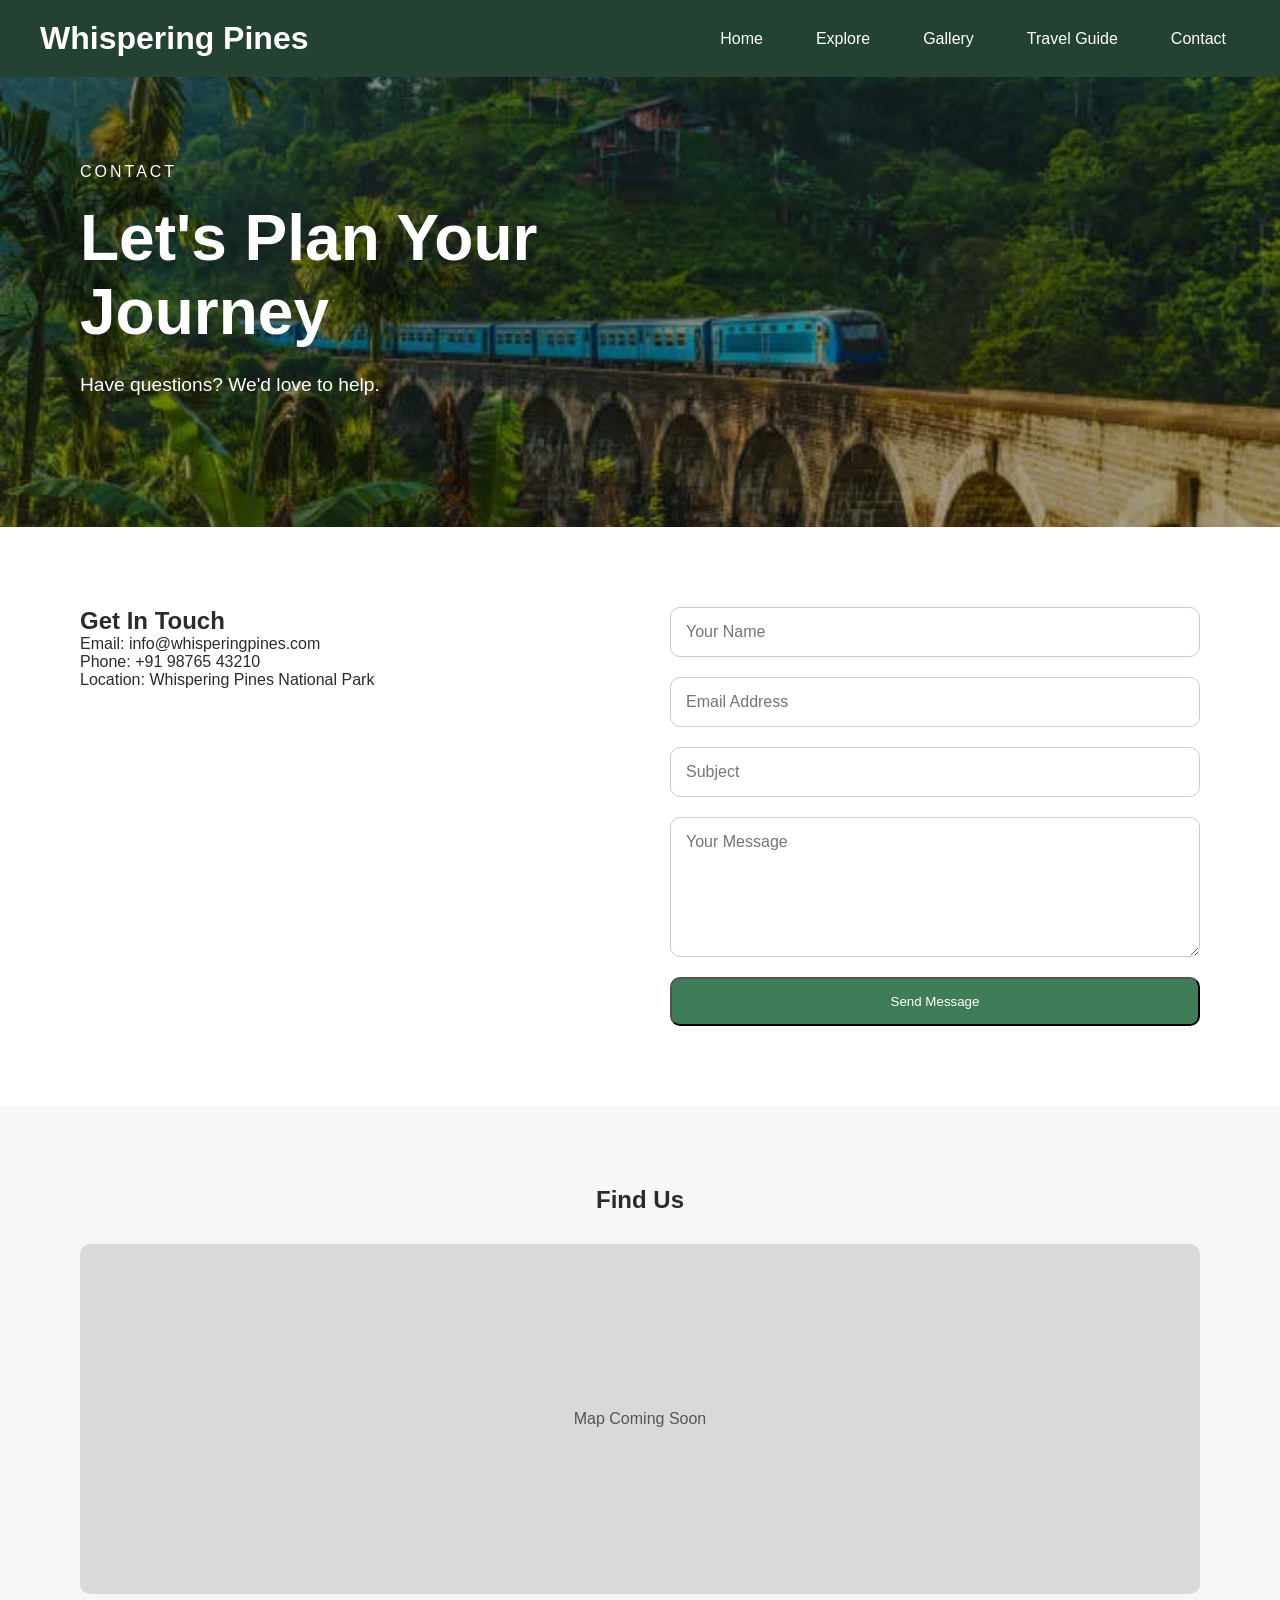
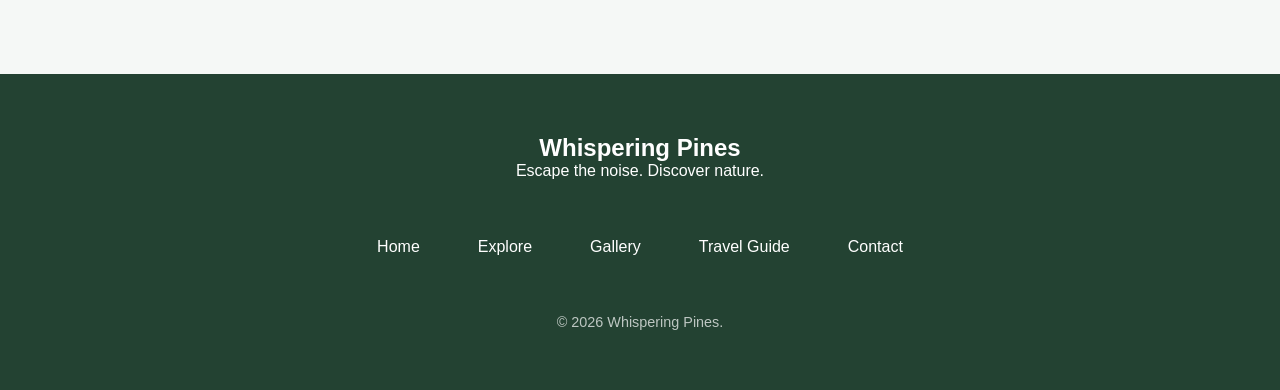
<file: contact.html>
<!doctype html>
<html lang="en">
    <head>
        <meta charset="UTF-8" />

        <meta name="viewport" content="width=device-width, initial-scale=1.0" />

        <title>Contact | Whispering Pines</title>

        <link rel="stylesheet" href="css/style.css" />
    </head>

    <body>
        <header>
            <nav>
                <h1>Whispering Pines</h1>

                <ul>
                    <li><a href="index.html">Home</a></li>

                    <li><a href="explore.html">Explore</a></li>

                    <li><a href="gallery.html">Gallery</a></li>

                    <li><a href="travel-guide.html">Travel Guide</a></li>

                    <li><a href="contact.html">Contact</a></li>
                </ul>
            </nav>
        </header>

        <main>
            <section class="hero contact-hero">
                <div class="hero-content">
                    <p class="hero-tag">Contact</p>

                    <h2>Let's Plan Your Journey</h2>

                    <p class="hero-text">Have questions? We'd love to help.</p>
                </div>
            </section>

            <section class="contact-section">
                <div class="contact-info">
                    <h2>Get In Touch</h2>

                    <p>Email: info@whisperingpines.com</p>

                    <p>Phone: +91 98765 43210</p>

                    <p>Location: Whispering Pines National Park</p>
                </div>

                <form class="contact-form">
                    <input type="text" placeholder="Your Name" />

                    <input type="email" placeholder="Email Address" />

                    <input type="text" placeholder="Subject" />

                    <textarea placeholder="Your Message" rows="6"></textarea>

                    <button class="btn">Send Message</button>
                </form>
            </section>

            <section class="map-placeholder">
                <h2>Find Us</h2>

                <div class="map-box">Map Coming Soon</div>
            </section>
        </main>

        <footer>
            <h2>Whispering Pines</h2>

            <p>Escape the noise. Discover nature.</p>

            <nav class="footer-nav">
                <a href="index.html">Home</a>

                <a href="explore.html">Explore</a>

                <a href="gallery.html">Gallery</a>

                <a href="travel-guide.html">Travel Guide</a>

                <a href="contact.html">Contact</a>
            </nav>

            <p class="copyright">© 2026 Whispering Pines.</p>
        </footer>
    </body>
</html>
</file>
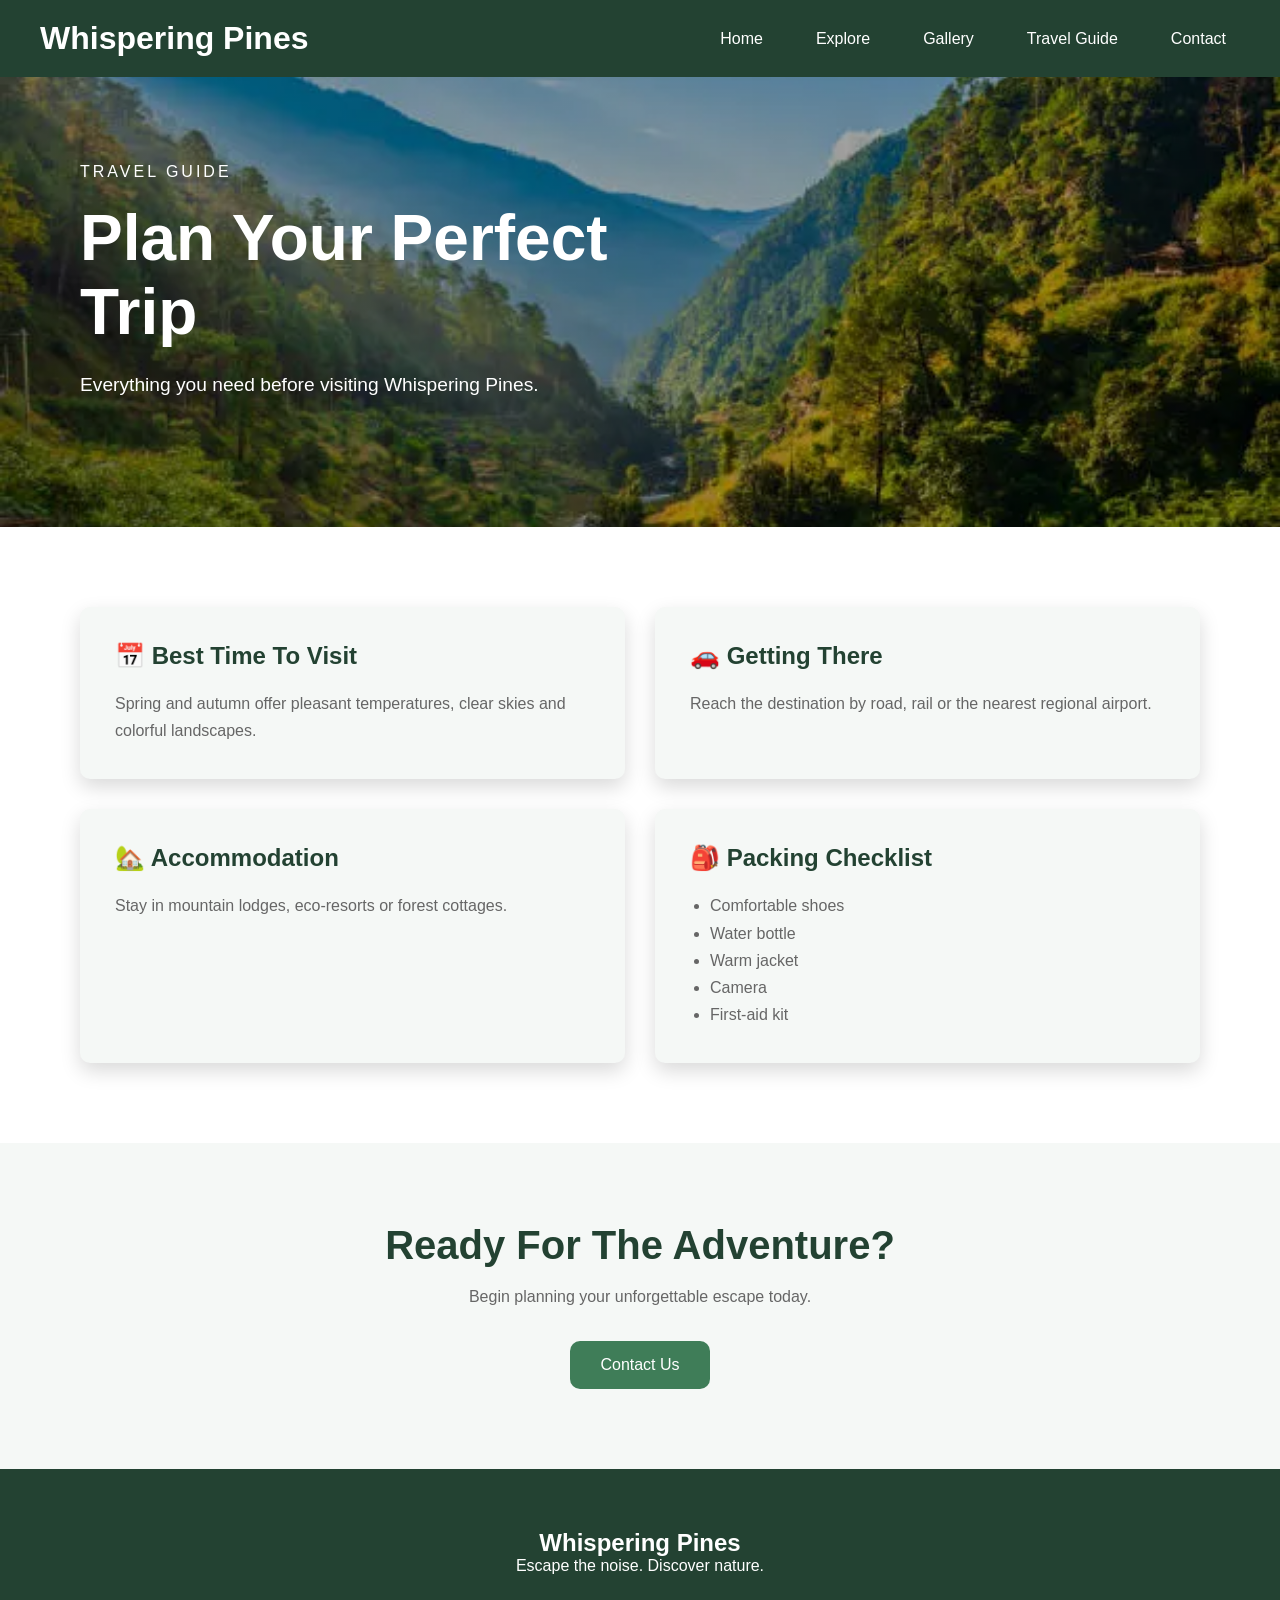
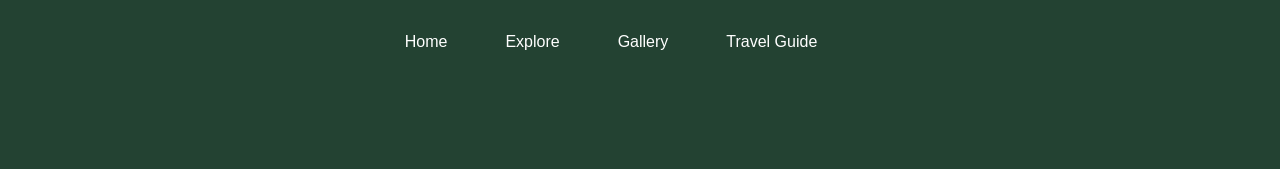
<file: travel-guide.html>
<!doctype html>
<html lang="en">
    <head>
        <meta charset="UTF-8" />

        <meta name="viewport" content="width=device-width, initial-scale=1.0" />

        <title>Travel Guide | Whispering Pines</title>

        <link rel="stylesheet" href="css/style.css" />
    </head>

    <body>
        <header>
            <nav>
                <h1>Whispering Pines</h1>

                <ul>
                    <li><a href="index.html">Home</a></li>

                    <li><a href="explore.html">Explore</a></li>

                    <li><a href="gallery.html">Gallery</a></li>

                    <li><a href="travel-guide.html">Travel Guide</a></li>

                    <li><a href="contact.html">Contact</a></li>
                </ul>
            </nav>
        </header>

        <main>
            <section class="hero travel-hero">
                <div class="hero-content">
                    <p class="hero-tag">Travel Guide</p>

                    <h2>Plan Your Perfect Trip</h2>

                    <p class="hero-text">
                        Everything you need before visiting Whispering Pines.
                    </p>
                </div>
            </section>

            <section class="guide-grid">
                <article class="guide-card">
                    <h2>📅 Best Time To Visit</h2>

                    <p>
                        Spring and autumn offer pleasant temperatures, clear
                        skies and colorful landscapes.
                    </p>
                </article>

                <article class="guide-card">
                    <h2>🚗 Getting There</h2>

                    <p>
                        Reach the destination by road, rail or the nearest
                        regional airport.
                    </p>
                </article>

                <article class="guide-card">
                    <h2>🏡 Accommodation</h2>

                    <p>
                        Stay in mountain lodges, eco-resorts or forest cottages.
                    </p>
                </article>

                <article class="guide-card">
                    <h2>🎒 Packing Checklist</h2>

                    <ul>
                        <li>Comfortable shoes</li>

                        <li>Water bottle</li>

                        <li>Warm jacket</li>

                        <li>Camera</li>

                        <li>First-aid kit</li>
                    </ul>
                </article>
            </section>

            <section class="gallery-cta">
                <h2>Ready For The Adventure?</h2>

                <p>Begin planning your unforgettable escape today.</p>

                <a href="contact.html" class="btn"> Contact Us </a>
            </section>
        </main>

        <footer>
            <h2>Whispering Pines</h2>

            <p>Escape the noise. Discover nature.</p>

            <nav class="footer-nav">
                <a href="index.html">Home</a>

                <a href="explore.html">Explore</a>

                <a href="gallery.html">Gallery</a>

                <a href="travel-guide.html">Travel Guide</a>

                <a href="contact.html"></a>
            </nav>
        </footer>
    </body>
</html>
</file>
<file: css/style.css>
:root {
    /* Colors */
    --primary-color: #3f7d58;
    --primary-dark: #234232;
    --primary-light: #5f9b76;

    --background-light: #f5f8f6;
    --background-white: #ffffff;

    --text-dark: #2b2b2b;
    --text-light: #666666;

    /* Effects */
    --overlay: rgba(0, 0, 0, 0.35);
    --shadow: rgba(0, 0, 0, 0.15);

    /* Common Values */
    --border-radius: 10px;
    --section-padding: 80px;
}

* {
    margin: 0;
    padding: 0;
    box-sizing: border-box;
    user-select: none;
}

body {
    font-family: Arial, sans-serif;
    color: var(--text-dark);
    background-color: var(--background-light);
}

header {
    background-color: var(--primary-dark);
}

nav h1 {
    color: var(--background-white);
    font-size: 2rem;
    white-space: nowrap;
}

nav {
    display: flex;
    justify-content: space-between;
    align-items: center;

    padding: 20px 40px;
}

nav ul {
    list-style: none;

    display: flex;

    gap: 25px;
}

nav a {
    text-decoration: none;
    color: var(--background-white);

    padding: 8px 14px;
    border-radius: var(--border-radius);

    transition:
        background-color 0.3s,
        color 0.3s;

    -webkit-tap-highlight-color: transparent;
}

nav a:active {
    background-color: var(--primary-color);
}

.hero {
    height: 50vh;
    padding: var(--section-padding);

    display: flex;
    align-items: center;

    background-image:
        linear-gradient(var(--overlay), var(--overlay)),
        url("../images/image2.jpeg");

    background-size: cover;
    background-position: center;
    /* border: 20px solid; */
}

.hero-content {
    max-width: 650px;
    /* border: 2px solid; */
}

.hero-tag {
    color: var(--background-white);
    text-transform: uppercase;
    letter-spacing: 3px;
    margin-bottom: 20px;
    /* border: 2px solid; */
}

.hero h2 {
    font-size: 4rem;
    color: var(--background-white);
    margin-bottom: 20px;
}

.hero-text {
    font-size: 1.2rem;
    color: var(--background-white);

    line-height: 1.7;

    margin-bottom: 40px;
}

.btn {
    display: inline-block;

    text-decoration: none;

    background-color: var(--primary-color);
    color: var(--background-white);

    padding: 15px 30px;

    border-radius: var(--border-radius);

    transition:
        background-color 0.3s,
        transform 0.3s;
}

.btn:active {
    background-color: var(--primary-light);
    transform: scale(1.05);
}

.btn:hover {
    background-color: var(--primary-light);
    transform: translateY(-3px);
}

.attractions {
    padding: var(--section-padding);
    background-color: var(--background-white);
}

.attractions h2 {
    text-align: center;
    font-size: 2.5rem;
    margin-bottom: 50px;
}
.card img {
    width: 100%;
    height: 250px;

    object-fit: cover;
}

.attraction-cards {
    display: grid;
    grid-template-columns: repeat(3, 1fr);
    gap: 30px;
}

.card {
    background-color: var(--background-white);

    border-radius: var(--border-radius);

    box-shadow: 0 8px 20px var(--shadow);

    overflow: hidden;
    display: flex;
    flex-direction: column;

    transition:
        transform 0.3s,
        box-shadow 0.3s;
}

.card h3 {
    margin: 20px 20px 10px;
    color: var(--primary-dark);
}
.card p {
    margin: 0 20px 25px;
    color: var(--text-light);
    line-height: 1.6;
}

.card .btn {
    margin: auto 20px 20px;
}

.card:hover {
    transform: translateY(-8px);
    box-shadow: 0 16px 30px var(--shadow);
}

.why-visit {
    padding: var(--section-padding);
    background-color: var(--background-light);
}

.why-visit h2 {
    text-align: center;
    font-size: 2.5rem;
    margin-bottom: 50px;
}

.features {
    display: grid;
    grid-template-columns: repeat(3, 1fr);
    gap: 30px;
}

.feature {
    background-color: var(--background-white);

    padding: 30px;

    border-radius: var(--border-radius);

    box-shadow: 0 8px 20px var(--shadow);

    text-align: center;

    transition:
        transform 0.3s,
        box-shadow 0.3s;
}

.feature h3 {
    margin-bottom: 15px;
    color: var(--primary-dark);

    font-size: 1.4rem;
}

.feature p {
    color: var(--text-light);

    line-height: 1.6;
}

.feature:hover {
    transform: translateY(-8px);
    box-shadow: 0 16px 30px var(--shadow);
}

.gallery-preview {
    padding: var(--section-padding);
    background-color: var(--background-white);
}

.gallery-preview h2 {
    text-align: center;
    font-size: 2.5rem;
    margin-bottom: 50px;
}

.gallery-grid {
    display: grid;

    grid-template-columns: repeat(2, 1fr);

    gap: 20px;

    margin-bottom: 40px;
}
.gallery-grid img {
    width: 100%;
    height: 280px;

    object-fit: cover;

    border-radius: var(--border-radius);

    display: block;
}
.gallery-btn {
    text-align: center;
    /* border: 2px solid; */
}

.travel-preview {
    padding: var(--section-padding);
    background-color: var(--background-light);
}

.travel-preview h2 {
    text-align: center;
    font-size: 2.5rem;
    margin-bottom: 50px;
}

.travel-cards {
    display: grid;
    grid-template-columns: repeat(3, 1fr);
    gap: 30px;
}

.travel-card {
    background-color: var(--background-white);

    padding: 30px;

    border-radius: var(--border-radius);

    box-shadow: 0 8px 20px var(--shadow);

    text-align: center;

    transition:
        transform 0.3s,
        box-shadow 0.3s;
}

.travel-card h3 {
    margin-bottom: 15px;
    color: var(--primary-dark);

    font-size: 1.4rem;
}

.travel-card p {
    color: var(--text-light);
    line-height: 1.6;
}

.travel-card:hover {
    transform: translateY(-8px);
    box-shadow: 0 16px 30px var(--shadow);
}

.travel-btn {
    text-align: center;
    margin-top: 40px;
}

footer {
    background-color: var(--primary-dark);
    color: var(--background-white);

    padding: 60px 40px;

    text-align: center;
}

.footer-nav {
    display: flex;

    justify-content: center;

    gap: 30px;

    margin: 30px 0;
}

.footer-nav a {
    color: var(--background-white);

    text-decoration: none;
}

.copyright {
    color: rgba(255, 255, 255, 0.7);

    font-size: 0.9rem;
}

.explore-hero {
    background-image:
        linear-gradient(var(--overlay), var(--overlay)),
        url("../images/explore-hero.jpg");
}

.destination {
    display: flex;

    align-items: flex-start;

    gap: 60px;

    padding: 50px 80px;
}

.destination img {
    width: 50%;

    height: 350px;

    object-fit: cover;

    border-radius: var(--border-radius);

    display: block;
}

.destination-content {
    flex: 1;
}

.destination-content h2 {
    font-size: 2rem;
    color: var(--primary-dark);

    margin-bottom: 20px;
}

.destination-content p {
    color: var(--text-light);

    line-height: 1.7;

    margin-bottom: 25px;
}

.destination-content ul {
    margin-left: 20px;

    margin-bottom: 30px;
}

.destination-content li {
    margin-bottom: 10px;
}

.reverse {
    flex-direction: row-reverse;
}

.travel-tips {
    padding: var(--section-padding);
    background-color: var(--background-light);
}

.travel-tips h2 {
    text-align: center;
    font-size: 2.5rem;
    margin-bottom: 50px;
}

.tips-grid {
    display: grid;
    grid-template-columns: repeat(3, 1fr);
    gap: 30px;
}

.tip {
    background-color: var(--background-white);

    padding: 30px;

    border-radius: var(--border-radius);

    box-shadow: 0 8px 20px var(--shadow);

    text-align: center;

    transition:
        transform 0.3s,
        box-shadow 0.3s;
}

.tip h3 {
    color: var(--primary-dark);
    margin-bottom: 15px;
}

.tip p {
    color: var(--text-light);
    line-height: 1.6;
}

.tip:hover {
    transform: translateY(-8px);
    box-shadow: 0 16px 30px var(--shadow);
}

.gallery-hero {
    background-image:
        linear-gradient(var(--overlay), var(--overlay)),
        url("../images/gallery-hero.jpg");
}

.gallery-page {
    padding: var(--section-padding);
    background-color: var(--background-white);
}

.gallery-page h2 {
    text-align: center;
    font-size: 2.5rem;
    margin-bottom: 40px;
}

.gallery-filters {
    display: flex;
    justify-content: center;
    gap: 20px;
    margin-bottom: 50px;
    flex-wrap: wrap;
}

.photo-grid {
    display: grid;
    grid-template-columns: repeat(3, 1fr);
    gap: 25px;
}

.photo-grid img {
    width: 100%;
    height: 280px;
    object-fit: cover;
    border-radius: var(--border-radius);
    transition:
        transform 0.3s,
        box-shadow 0.3s;
}

.photo-grid img:hover {
    transform: scale(1.03);
    box-shadow: 0 12px 25px var(--shadow);
}

.gallery-cta {
    padding: var(--section-padding);
    background-color: var(--background-light);
    text-align: center;
}

.gallery-cta h2 {
    font-size: 2.5rem;
    color: var(--primary-dark);
    margin-bottom: 20px;
}

.gallery-cta p {
    color: var(--text-light);
    margin-bottom: 35px;
}

.travel-hero {
    background-image:
        linear-gradient(var(--overlay), var(--overlay)),
        url("../images/travel-hero.webp");
}

.guide-grid {
    padding: var(--section-padding);

    display: grid;

    grid-template-columns: repeat(2, 1fr);

    gap: 30px;

    background: var(--background-white);
}

.guide-card {
    background: var(--background-light);

    padding: 35px;

    border-radius: var(--border-radius);

    box-shadow: 0 8px 20px var(--shadow);
}

.guide-card h2 {
    color: var(--primary-dark);

    margin-bottom: 20px;
}

.guide-card p,
.guide-card li {
    color: var(--text-light);

    line-height: 1.7;
}

.guide-card ul {
    margin-left: 20px;
}

.contact-hero {
    background-image:
        linear-gradient(var(--overlay), var(--overlay)),
        url("../images/contact-hero.webp");
}

.contact-section {
    padding: var(--section-padding);

    display: flex;

    gap: 60px;

    background: var(--background-white);
}

.contact-info {
    flex: 1;
}

.contact-form {
    flex: 1;

    display: flex;

    flex-direction: column;

    gap: 20px;
}

.contact-form input,
.contact-form textarea {
    padding: 15px;

    border: 1px solid #ccc;

    border-radius: var(--border-radius);

    font: inherit;
}

.map-placeholder {
    padding: var(--section-padding);

    background: var(--background-light);

    text-align: center;
}

.map-box {
    height: 350px;

    margin-top: 30px;

    border-radius: var(--border-radius);

    background: #d9d9d9;

    display: flex;

    justify-content: center;

    align-items: center;

    color: #555;
}

@media (max-width: 768px) {
    .destination {
        flex-direction: column;
    }
    .reverse {
        flex-direction: column;
    }
    .destination img {
        width: 100%;
    }
    nav {
        flex-direction: column;
        gap: 20px;
    }
    nav ul {
        flex-wrap: wrap;
        justify-content: center;
    }
    .hero h2 {
        font-size: 2.8rem;
    }
    .attraction-cards,
    .features,
    .tips-grid,
    .travel-cards {
        grid-template-columns: 1fr;
    }
    .gallery-grid {
        grid-template-columns: 1fr;
    }
    .hero,
    .attractions,
    .why-visit,
    .gallery-preview,
    .travel-preview,
    .travel-tips,
    .destination {
        padding: 50px 20px;
    }
}
</file>
